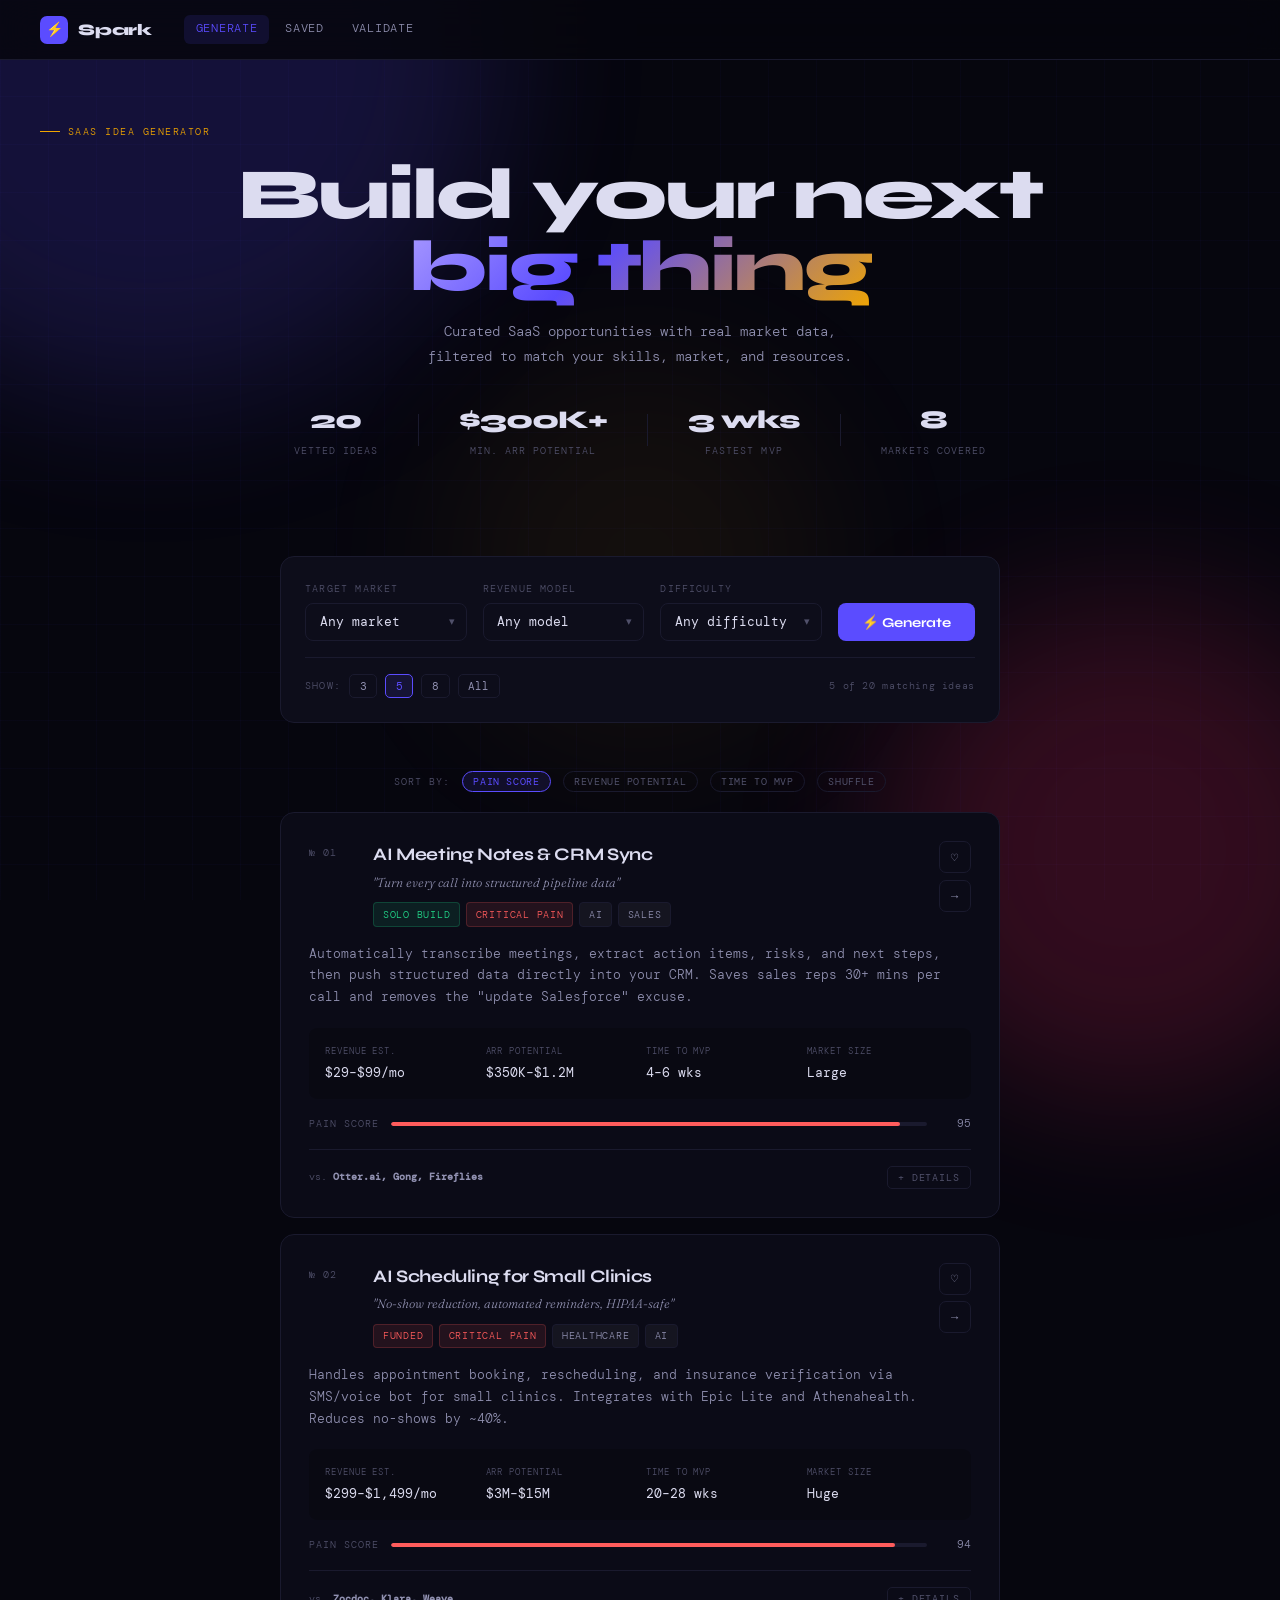
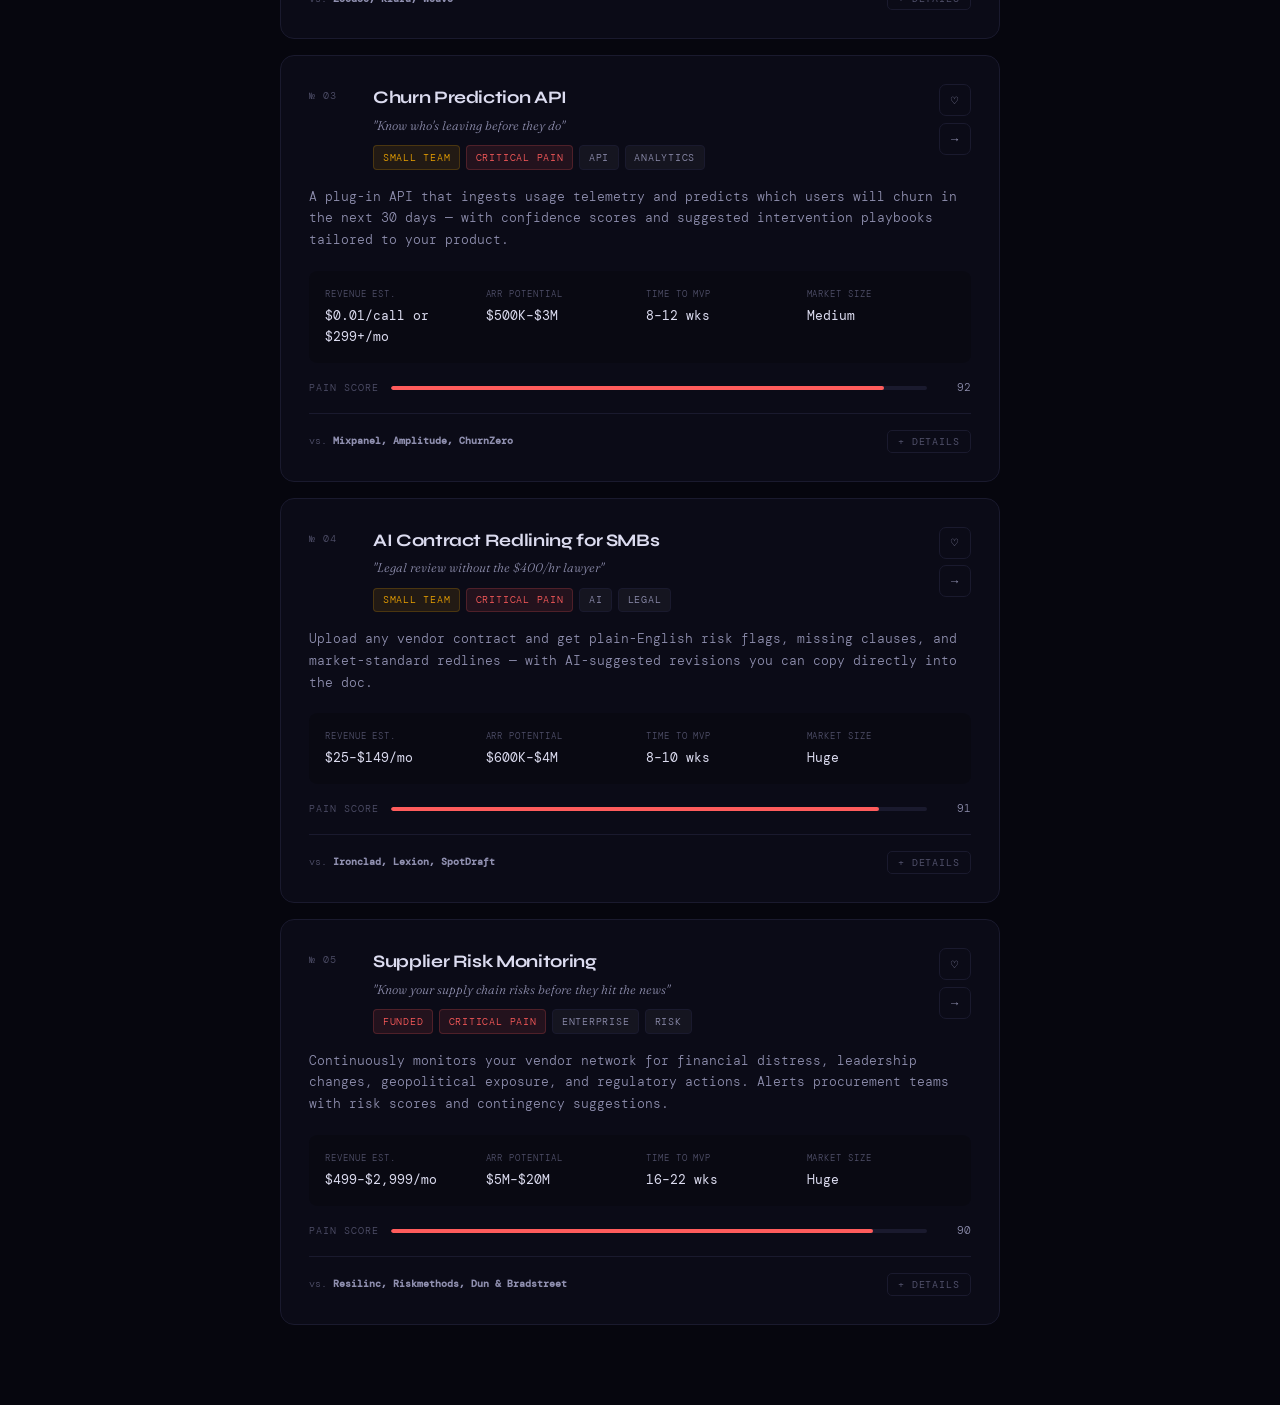
<file: index.html>
<!DOCTYPE html>
<html lang="en">
<head>
<meta charset="UTF-8">
<meta name="viewport" content="width=device-width, initial-scale=1.0">
<title>Spark — SaaS Idea Generator</title>
<link rel="stylesheet" href="styles.css">
<style>
/* ── Page-specific styles ── */
.hero {
  padding: 4rem 2.5rem 3rem;
  text-align: center;
  position: relative;
}

.hero h1 {
  font-size: clamp(2.8rem, 6vw, 4.5rem);
  font-weight: 800;
  line-height: 1.0;
  margin: 1.2rem 0 1rem;
  color: var(--text);
}

.hero h1 em {
  font-style: normal;
  background: linear-gradient(135deg, #a99aff 0%, #5b4cff 40%, #f0a500 100%);
  -webkit-background-clip: text;
  -webkit-text-fill-color: transparent;
  background-clip: text;
}

.hero-sub {
  font-size: 0.9rem;
  color: var(--text-2);
  max-width: 460px;
  margin: 0 auto 2rem;
  line-height: 1.7;
}

.stats-row {
  display: flex;
  align-items: center;
  justify-content: center;
  gap: 2.5rem;
  margin-bottom: 3rem;
  flex-wrap: wrap;
}

.stat { text-align: center; }
.stat-val {
  font-family: 'Syne', sans-serif;
  font-size: 1.6rem;
  font-weight: 800;
  color: var(--text);
  letter-spacing: -0.04em;
}
.stat-label {
  font-size: 0.65rem;
  letter-spacing: 0.1em;
  text-transform: uppercase;
  color: var(--text-3);
  margin-top: 2px;
}
.stat-divider { width: 1px; height: 32px; background: var(--border); }

/* Controls panel */
.controls-panel {
  max-width: 800px;
  margin: 0 auto 3rem;
  padding: 0 2.5rem;
}

.controls-card {
  background: var(--surface);
  border: 1px solid var(--border);
  border-radius: var(--radius);
  padding: 1.5rem;
}

.filter-grid {
  display: grid;
  grid-template-columns: 1fr 1fr 1fr auto;
  gap: 1rem;
  align-items: end;
}

.filter-group { display: flex; flex-direction: column; }

.gen-btn {
  display: flex;
  align-items: center;
  justify-content: center;
  gap: 0.6rem;
  background: var(--accent);
  color: white;
  border: none;
  border-radius: var(--radius-sm);
  padding: 0.6rem 1.5rem;
  font-family: 'Syne', sans-serif;
  font-weight: 700;
  font-size: 0.85rem;
  cursor: pointer;
  white-space: nowrap;
  transition: all 0.18s;
  height: 38px;
}

.gen-btn:hover:not(:disabled) {
  background: #6d5fff;
  box-shadow: 0 6px 24px rgba(91,76,255,0.35);
  transform: translateY(-1px);
}
.gen-btn:disabled { opacity: 0.6; cursor: not-allowed; }

/* Count selector */
.count-row {
  display: flex;
  align-items: center;
  gap: 0.5rem;
  margin-top: 1rem;
  padding-top: 1rem;
  border-top: 1px solid var(--border);
  flex-wrap: wrap;
}

.count-row label { margin: 0; }

.count-btn {
  background: none;
  border: 1px solid var(--border);
  color: var(--text-2);
  border-radius: 5px;
  padding: 0.25rem 0.6rem;
  font-family: 'DM Mono', monospace;
  font-size: 0.7rem;
  cursor: pointer;
  transition: all 0.15s;
}
.count-btn.active, .count-btn:hover {
  border-color: var(--accent);
  color: var(--accent);
  background: var(--accent-lo);
}

.count-spacer { flex: 1; }

/* Sort */
.sort-row {
  max-width: 800px;
  margin: 0 auto 1.25rem;
  padding: 0 2.5rem;
  display: flex;
  align-items: center;
  gap: 0.75rem;
  flex-wrap: wrap;
}
.sort-label { font-size: 0.62rem; letter-spacing: 0.1em; text-transform: uppercase; color: var(--text-3); }

.sort-chip {
  background: none;
  border: 1px solid var(--border);
  color: var(--text-3);
  border-radius: 20px;
  padding: 0.2rem 0.65rem;
  font-family: 'DM Mono', monospace;
  font-size: 0.62rem;
  letter-spacing: 0.06em;
  cursor: pointer;
  transition: all 0.15s;
  text-transform: uppercase;
}
.sort-chip:hover { border-color: var(--border-hi); color: var(--text-2); }
.sort-chip.active { border-color: var(--accent); color: var(--accent); background: var(--accent-lo); }

/* Ideas container */
.ideas-section {
  max-width: 800px;
  margin: 0 auto;
  padding: 0 2.5rem 4rem;
}

/* Idea card */
.idea-card {
  background: var(--card);
  border: 1px solid var(--border);
  border-radius: var(--radius);
  padding: 1.75rem;
  margin-bottom: 1rem;
  opacity: 0;
  transform: translateY(18px);
  animation: fadeUp 0.45s ease both;
  transition: border-color 0.2s, box-shadow 0.2s;
  position: relative;
  overflow: hidden;
}

.idea-card::before {
  content: '';
  position: absolute;
  top: 0; left: 0; right: 0;
  height: 2px;
  background: linear-gradient(90deg, var(--accent), transparent);
  opacity: 0;
  transition: opacity 0.2s;
}

.idea-card:hover { border-color: rgba(91,76,255,0.35); }
.idea-card:hover::before { opacity: 1; }

.idea-top {
  display: flex;
  gap: 1rem;
  align-items: flex-start;
  margin-bottom: 1rem;
}

.idea-num {
  font-size: 0.6rem;
  letter-spacing: 0.12em;
  text-transform: uppercase;
  color: var(--text-3);
  white-space: nowrap;
  padding-top: 4px;
  min-width: 3rem;
  flex-shrink: 0;
}

.idea-main { flex: 1; min-width: 0; }

.idea-title {
  font-family: 'Syne', sans-serif;
  font-size: 1.1rem;
  font-weight: 700;
  letter-spacing: -0.02em;
  color: var(--text);
  margin-bottom: 0.2rem;
}

.idea-tagline {
  font-size: 0.78rem;
  color: var(--text-2);
  font-style: italic;
  font-family: 'Fraunces', serif;
  margin-bottom: 0.6rem;
}

.idea-tags { display: flex; gap: 0.35rem; flex-wrap: wrap; }

.idea-actions {
  display: flex;
  flex-direction: column;
  gap: 0.4rem;
  flex-shrink: 0;
}

.idea-desc {
  font-size: 0.8rem;
  color: var(--text-2);
  line-height: 1.7;
  margin-bottom: 1.25rem;
}

.idea-metrics {
  display: grid;
  grid-template-columns: repeat(4, 1fr);
  gap: 0.75rem;
  padding: 1rem;
  background: rgba(0,0,0,0.2);
  border-radius: 8px;
  margin-bottom: 1rem;
}

.metric { display: flex; flex-direction: column; gap: 0.2rem; }
.metric-label { font-size: 0.58rem; letter-spacing: 0.1em; text-transform: uppercase; color: var(--text-3); }
.metric-val { font-size: 0.82rem; font-weight: 400; color: var(--text); font-family: 'DM Mono', monospace; }

.pain-row {
  display: flex;
  align-items: center;
  gap: 0.75rem;
  margin-bottom: 1rem;
}

.pain-label-txt { font-size: 0.62rem; letter-spacing: 0.1em; text-transform: uppercase; color: var(--text-3); white-space: nowrap; }
.pain-bar { flex: 1; }

.idea-footer {
  display: flex;
  align-items: center;
  gap: 0.5rem;
  padding-top: 1rem;
  border-top: 1px solid var(--border);
  flex-wrap: wrap;
}

.competitors-txt { font-size: 0.65rem; color: var(--text-3); }
.competitors-txt strong { color: var(--text-2); }

.expand-btn {
  margin-left: auto;
  background: none;
  border: 1px solid var(--border);
  color: var(--text-3);
  border-radius: 5px;
  padding: 0.25rem 0.65rem;
  font-size: 0.65rem;
  letter-spacing: 0.08em;
  text-transform: uppercase;
  cursor: pointer;
  font-family: 'DM Mono', monospace;
  transition: all 0.15s;
}
.expand-btn:hover { border-color: var(--border-hi); color: var(--text-2); }

.idea-detail {
  display: none;
  padding-top: 1rem;
  border-top: 1px solid var(--border);
  margin-top: 1rem;
}

.idea-detail.open { display: block; }

.detail-grid {
  display: grid;
  grid-template-columns: 1fr 1fr;
  gap: 1rem;
}

.detail-block label { margin-bottom: 0.4rem; }
.tech-list {
  display: flex;
  flex-wrap: wrap;
  gap: 0.35rem;
}

.validate-link {
  display: inline-flex;
  align-items: center;
  gap: 0.4rem;
  font-size: 0.65rem;
  letter-spacing: 0.08em;
  text-transform: uppercase;
  color: var(--amber);
  text-decoration: none;
  margin-top: 0.75rem;
  border: 1px solid rgba(240,165,0,0.25);
  padding: 0.3rem 0.7rem;
  border-radius: 5px;
  transition: all 0.15s;
}
.validate-link:hover { background: var(--amber-lo); }

/* Loading animation */
.loading-wave {
  display: flex;
  gap: 4px;
  align-items: center;
}
.loading-wave span {
  display: block;
  width: 5px; height: 5px;
  border-radius: 50%;
  background: currentColor;
  animation: wave 0.9s ease-in-out infinite;
}
.loading-wave span:nth-child(2) { animation-delay: 0.15s; }
.loading-wave span:nth-child(3) { animation-delay: 0.3s; }

@keyframes wave {
  0%, 100% { transform: scaleY(1); opacity: 0.4; }
  50% { transform: scaleY(1.7); opacity: 1; }
}

/* Responsive */
@media (max-width: 680px) {
  .filter-grid { grid-template-columns: 1fr 1fr; }
  .gen-btn { grid-column: 1 / -1; }
  .idea-metrics { grid-template-columns: 1fr 1fr; }
  .detail-grid { grid-template-columns: 1fr; }
  .idea-top { flex-direction: column; gap: 0.75rem; }
  .idea-actions { flex-direction: row; }
}
</style>
</head>
<body>

<!-- Background -->
<div class="bg-grid"></div>
<div class="bg-orb bg-orb-1"></div>
<div class="bg-orb bg-orb-2"></div>
<div class="bg-orb bg-orb-3"></div>

<div class="app-wrapper">
  <!-- Nav -->
  <nav>
    <a href="index.html" class="nav-brand">
      <div class="brand-icon">⚡</div>
      <span class="brand-name">Spark</span>
    </a>
    <div class="nav-links">
      <a href="index.html" class="nav-link active">
        <span>Generate</span>
      </a>
      <a href="saved.html" class="nav-link">
        <span>Saved</span>
        <span class="nav-badge" id="saved-badge" style="display:none">0</span>
      </a>
      <a href="validate.html" class="nav-link">
        <span>Validate</span>
      </a>
    </div>
  </nav>

  <!-- Hero -->
  <div class="hero">
    <p class="eyebrow">SaaS Idea Generator</p>
    <h1>Build your next<br><em>big thing</em></h1>
    <p class="hero-sub">Curated SaaS opportunities with real market data, filtered to match your skills, market, and resources.</p>

    <div class="stats-row">
      <div class="stat">
        <div class="stat-val">20</div>
        <div class="stat-label">Vetted Ideas</div>
      </div>
      <div class="stat-divider"></div>
      <div class="stat">
        <div class="stat-val">$300K+</div>
        <div class="stat-label">Min. ARR Potential</div>
      </div>
      <div class="stat-divider"></div>
      <div class="stat">
        <div class="stat-val">3 wks</div>
        <div class="stat-label">Fastest MVP</div>
      </div>
      <div class="stat-divider"></div>
      <div class="stat">
        <div class="stat-val">8</div>
        <div class="stat-label">Markets Covered</div>
      </div>
    </div>
  </div>

  <!-- Controls -->
  <div class="controls-panel">
    <div class="controls-card">
      <div class="filter-grid">
        <div class="filter-group">
          <label>Target Market</label>
          <div class="select-wrap">
            <select id="f-market">
              <option value="any">Any market</option>
              <option value="smb">Small Business</option>
              <option value="enterprise">Enterprise</option>
              <option value="consumer">Consumer / B2C</option>
              <option value="developer">Developers</option>
              <option value="creators">Creators & Freelancers</option>
              <option value="healthcare">Healthcare</option>
              <option value="finance">Finance</option>
              <option value="ecommerce">E-commerce</option>
            </select>
          </div>
        </div>
        <div class="filter-group">
          <label>Revenue Model</label>
          <div class="select-wrap">
            <select id="f-model">
              <option value="any">Any model</option>
              <option value="subscription">Subscription</option>
              <option value="usage">Usage-based</option>
              <option value="freemium">Freemium</option>
              <option value="api">API / Pay-per-call</option>
              <option value="lifetime">Lifetime deal</option>
            </select>
          </div>
        </div>
        <div class="filter-group">
          <label>Difficulty</label>
          <div class="select-wrap">
            <select id="f-diff">
              <option value="any">Any difficulty</option>
              <option value="easy">Easy — Solo build</option>
              <option value="medium">Medium — Small team</option>
              <option value="hard">Hard — Funded startup</option>
            </select>
          </div>
        </div>
        <button class="gen-btn" id="gen-btn" onclick="generate()">
          <span id="btn-label">⚡ Generate</span>
        </button>
      </div>

      <!-- Count & options row -->
      <div class="count-row">
        <label style="white-space:nowrap;">Show:</label>
        <button class="count-btn" onclick="setCount(3)" data-count="3">3</button>
        <button class="count-btn active" onclick="setCount(5)" data-count="5">5</button>
        <button class="count-btn" onclick="setCount(8)" data-count="8">8</button>
        <button class="count-btn" onclick="setCount(0)" data-count="0">All</button>
        <div class="count-spacer"></div>
        <span id="result-count" style="font-size:0.65rem;color:var(--text-3);letter-spacing:0.06em;"></span>
      </div>
    </div>
  </div>

  <!-- Sort row -->
  <div class="sort-row" id="sort-row" style="display:none;">
    <span class="sort-label">Sort by:</span>
    <button class="sort-chip active" onclick="setSort('pain')" data-sort="pain">Pain Score</button>
    <button class="sort-chip" onclick="setSort('revenue')" data-sort="revenue">Revenue Potential</button>
    <button class="sort-chip" onclick="setSort('mvp')" data-sort="mvp">Time to MVP</button>
    <button class="sort-chip" onclick="setSort('random')" data-sort="random">Shuffle</button>
  </div>

  <!-- Ideas -->
  <div class="ideas-section" id="ideas-section"></div>
</div>

<script src="app.js"></script>
<script>
let currentIdeas = [];
let showCount = 5;
let currentSort = 'pain';

function setCount(n) {
  showCount = n;
  document.querySelectorAll('.count-btn').forEach(b => {
    b.classList.toggle('active', +b.dataset.count === n);
  });
  if (currentIdeas.length) renderIdeas(sortIdeas(currentIdeas));
}

function setSort(s) {
  currentSort = s;
  document.querySelectorAll('.sort-chip').forEach(b => {
    b.classList.toggle('active', b.dataset.sort === s);
  });
  if (currentIdeas.length) renderIdeas(sortIdeas(currentIdeas));
}

function sortIdeas(ideas) {
  const sorted = [...ideas];
  if (currentSort === 'pain') sorted.sort((a,b) => b.painScore - a.painScore);
  else if (currentSort === 'revenue') sorted.sort((a,b) => parseInt(b.arr) - parseInt(a.arr));
  else if (currentSort === 'mvp') sorted.sort((a,b) => a.mvpWeeks[0] - b.mvpWeeks[0]);
  else shuffle(sorted);
  return showCount ? sorted.slice(0, showCount) : sorted;
}

function generate() {
  const market = document.getElementById('f-market').value;
  const model  = document.getElementById('f-model').value;
  const diff   = document.getElementById('f-diff').value;

  const filtered = IDEAS.filter(idea => {
    const mOk  = market === 'any' || idea.market.includes(market);
    const modOk = model === 'any' || idea.models.includes(model);
    const dOk  = diff === 'any' || idea.difficulty === diff;
    return mOk && modOk && dOk;
  });

  const shuffled = shuffle(filtered);
  currentIdeas = shuffled;

  // Button loading state
  const btn = document.getElementById('gen-btn');
  const lbl = document.getElementById('btn-label');
  btn.disabled = true;
  lbl.innerHTML = '<div class="loading-wave"><span></span><span></span><span></span></div>';

  setTimeout(() => {
    btn.disabled = false;
    lbl.textContent = '⚡ Generate';
    const toShow = sortIdeas(shuffled);
    const total = document.getElementById('result-count');
    total.textContent = `${toShow.length} of ${filtered.length} matching ideas`;
    document.getElementById('sort-row').style.display = 'flex';
    renderIdeas(toShow);
  }, 800);
}

function renderIdeas(ideas) {
  const section = document.getElementById('ideas-section');
  if (!ideas.length) {
    section.innerHTML = `
      <div class="empty-state">
        <div class="empty-icon">🔭</div>
        <h3>No matches found</h3>
        <p>Try loosening your filters — some great ideas span multiple categories.</p>
      </div>`;
    return;
  }
  section.innerHTML = ideas.map((idea, i) => cardHTML(idea, i)).join('');
}

function cardHTML(idea, i) {
  const diff = getDiffTag(idea.difficulty);
  const pain = getPainLabel(idea.painScore);
  const saved = Saved.isSaved(idea.id);

  return `
  <div class="idea-card" id="card-${idea.id}" style="animation-delay:${i * 0.07}s">
    <div class="idea-top">
      <div class="idea-num">№ ${String(i+1).padStart(2,'0')}</div>
      <div class="idea-main">
        <div class="idea-title">${idea.title}</div>
        <div class="idea-tagline">"${idea.tagline}"</div>
        <div class="idea-tags">
          <span class="tag ${diff.cls}">${diff.label}</span>
          <span class="tag ${pain.cls}">${pain.label}</span>
          ${idea.tags.slice(0,2).map(t => `<span class="tag tag-gray">${t}</span>`).join('')}
        </div>
      </div>
      <div class="idea-actions">
        <button class="btn btn-ghost btn-sm btn-icon" title="${saved ? 'Saved' : 'Save idea'}" id="save-btn-${idea.id}"
          onclick="toggleSave('${idea.id}')" style="${saved ? 'border-color:var(--green);color:var(--green)' : ''}">
          ${saved ? '♥' : '♡'}
        </button>
        <button class="btn btn-ghost btn-sm btn-icon" title="Validate this idea"
          onclick="location.href='validate.html?id=${idea.id}'" style="font-size:0.75rem">→</button>
      </div>
    </div>

    <p class="idea-desc">${idea.desc}</p>

    <div class="idea-metrics">
      <div class="metric">
        <span class="metric-label">Revenue Est.</span>
        <span class="metric-val">${idea.revenueRange}</span>
      </div>
      <div class="metric">
        <span class="metric-label">ARR Potential</span>
        <span class="metric-val">${idea.arr}</span>
      </div>
      <div class="metric">
        <span class="metric-label">Time to MVP</span>
        <span class="metric-val">${idea.mvpWeeks[0]}–${idea.mvpWeeks[1]} wks</span>
      </div>
      <div class="metric">
        <span class="metric-label">Market Size</span>
        <span class="metric-val">${idea.marketSize}</span>
      </div>
    </div>

    <div class="pain-row">
      <span class="pain-label-txt">Pain Score</span>
      <div class="pain-bar">
        <div class="meter-track">
          <div class="meter-fill ${idea.painScore >= 90 ? 'meter-red' : idea.painScore >= 80 ? 'meter-amber' : 'meter-accent'}"
               style="width:${idea.painScore}%"></div>
        </div>
      </div>
      <span style="font-size:0.7rem;color:var(--text-2);min-width:2rem;text-align:right;">${idea.painScore}</span>
    </div>

    <div class="idea-footer">
      <span class="competitors-txt">vs. <strong>${idea.competitors.join(', ')}</strong></span>
      <button class="expand-btn" onclick="toggleDetail('${idea.id}', this)">+ Details</button>
    </div>

    <div class="idea-detail" id="detail-${idea.id}">
      <div class="detail-grid">
        <div class="detail-block">
          <label>Competitive Edge</label>
          <p style="font-size:0.78rem;color:var(--text-2);line-height:1.6">${idea.edge}</p>
        </div>
        <div class="detail-block">
          <label>Tech Stack</label>
          <div class="tech-list">
            ${idea.techStack.map(t => `<span class="tag tag-purple">${t}</span>`).join('')}
          </div>
          <a href="validate.html?id=${idea.id}" class="validate-link">
            Run full validation →
          </a>
        </div>
      </div>
    </div>
  </div>`;
}

function toggleDetail(id, btn) {
  const detail = document.getElementById('detail-' + id);
  const open = detail.classList.toggle('open');
  btn.textContent = open ? '− Details' : '+ Details';
}

function toggleSave(id) {
  const idea = getIdea(id);
  if (!idea) return;
  const btn = document.getElementById('save-btn-' + id);
  if (Saved.isSaved(id)) {
    Saved.remove(id);
    btn.textContent = '♡';
    btn.style.cssText = '';
    showToast('Removed from saved ideas', '✕');
  } else {
    Saved.save(idea);
    btn.textContent = '♥';
    btn.style.cssText = 'border-color:var(--green);color:var(--green)';
    showToast('Saved! View in Saved Ideas →', '♥');
  }
}

// Auto-generate on load
window.addEventListener('DOMContentLoaded', () => {
  generate();
});
</script>
</body>
</html>
</file>
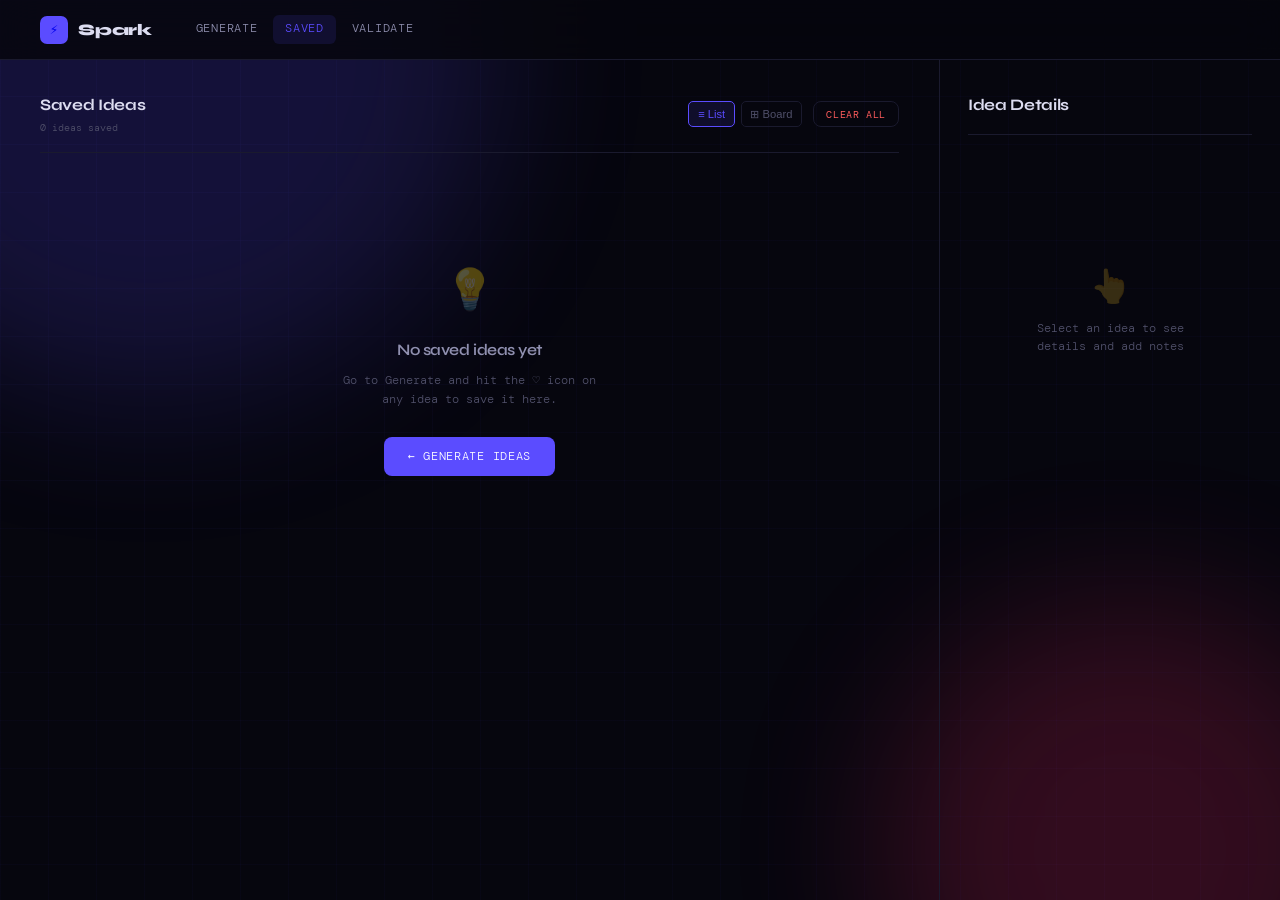
<file: saved.html>
<!DOCTYPE html>
<html lang="en">
<head>
<meta charset="UTF-8">
<meta name="viewport" content="width=device-width, initial-scale=1.0">
<title>Spark — Saved Ideas</title>
<link rel="stylesheet" href="styles.css">
<style>
/* ── Saved page styles ── */
.page-layout {
  display: grid;
  grid-template-columns: 1fr 340px;
  gap: 0;
  min-height: calc(100vh - 60px);
}

.ideas-col {
  border-right: 1px solid var(--border);
  padding: 2rem 2.5rem;
  overflow-y: auto;
}

.sidebar-col {
  padding: 2rem 1.75rem;
  position: sticky;
  top: 60px;
  max-height: calc(100vh - 60px);
  overflow-y: auto;
}

/* Column headers */
.col-header {
  display: flex;
  align-items: center;
  justify-content: space-between;
  margin-bottom: 1.5rem;
  padding-bottom: 1rem;
  border-bottom: 1px solid var(--border);
}

.col-title {
  font-family: 'Syne', sans-serif;
  font-size: 1rem;
  font-weight: 700;
  letter-spacing: -0.02em;
}

/* Saved card */
.saved-card {
  background: var(--card);
  border: 1px solid var(--border);
  border-radius: var(--radius);
  padding: 1.5rem;
  margin-bottom: 1rem;
  cursor: pointer;
  transition: border-color 0.18s, box-shadow 0.18s;
  animation: fadeUp 0.35s ease both;
  position: relative;
}

.saved-card:hover { border-color: rgba(91,76,255,0.3); }
.saved-card.selected {
  border-color: var(--accent);
  box-shadow: 0 0 0 1px var(--accent), 0 4px 24px rgba(91,76,255,0.15);
}

.saved-card-header {
  display: flex;
  align-items: flex-start;
  justify-content: space-between;
  gap: 0.75rem;
  margin-bottom: 0.65rem;
}

.saved-card-title {
  font-family: 'Syne', sans-serif;
  font-size: 0.95rem;
  font-weight: 700;
  letter-spacing: -0.02em;
  line-height: 1.2;
}

.saved-card-meta {
  font-size: 0.65rem;
  color: var(--text-3);
  margin-top: 0.2rem;
}

.delete-btn {
  background: none;
  border: none;
  color: var(--text-3);
  cursor: pointer;
  font-size: 1rem;
  padding: 0.1rem;
  line-height: 1;
  transition: color 0.15s;
  flex-shrink: 0;
}
.delete-btn:hover { color: var(--red); }

.saved-card-tags { display: flex; gap: 0.35rem; flex-wrap: wrap; margin-bottom: 0.75rem; }

.saved-score-row {
  display: flex;
  align-items: center;
  gap: 0.6rem;
}

.score-stars {
  display: flex;
  gap: 2px;
}

.star {
  font-size: 0.8rem;
  cursor: pointer;
  color: var(--text-3);
  transition: color 0.1s;
}
.star.filled { color: var(--amber); }
.star:hover { color: var(--amber); }

.score-label {
  font-size: 0.62rem;
  color: var(--text-3);
  letter-spacing: 0.06em;
}

.notes-preview {
  font-size: 0.72rem;
  color: var(--text-3);
  font-style: italic;
  margin-top: 0.5rem;
  white-space: nowrap;
  overflow: hidden;
  text-overflow: ellipsis;
}

/* Sidebar detail panel */
.detail-panel {
  display: none;
}
.detail-panel.visible { display: block; }

.detail-title {
  font-family: 'Syne', sans-serif;
  font-size: 1.1rem;
  font-weight: 700;
  letter-spacing: -0.02em;
  margin-bottom: 0.3rem;
}

.detail-tagline {
  font-family: 'Fraunces', serif;
  font-style: italic;
  font-size: 0.82rem;
  color: var(--text-2);
  margin-bottom: 1rem;
}

.detail-desc {
  font-size: 0.78rem;
  color: var(--text-2);
  line-height: 1.7;
  margin-bottom: 1.25rem;
}

.detail-section { margin-bottom: 1.25rem; }
.detail-section label { margin-bottom: 0.5rem; }

.notes-area {
  width: 100%;
  min-height: 100px;
  background: var(--surface);
  border: 1px solid var(--border);
  color: var(--text);
  border-radius: var(--radius-sm);
  padding: 0.75rem;
  font-family: 'DM Mono', monospace;
  font-size: 0.75rem;
  resize: vertical;
  outline: none;
  line-height: 1.65;
}
.notes-area:focus { border-color: var(--accent); box-shadow: 0 0 0 2px rgba(91,76,255,0.12); }

.save-note-btn {
  margin-top: 0.5rem;
  width: 100%;
}

.metrics-mini {
  display: grid;
  grid-template-columns: 1fr 1fr;
  gap: 0.5rem;
  margin-bottom: 1rem;
}

.metric-mini {
  background: rgba(0,0,0,0.2);
  border-radius: 7px;
  padding: 0.65rem;
}
.metric-mini .metric-label { font-size: 0.57rem; letter-spacing: 0.1em; text-transform: uppercase; color: var(--text-3); margin-bottom: 0.2rem; }
.metric-mini .metric-val { font-size: 0.78rem; color: var(--text); font-family: 'DM Mono', monospace; }

/* Summary section */
.summary-card {
  background: var(--surface);
  border: 1px solid var(--border);
  border-radius: var(--radius-sm);
  padding: 1rem;
  margin-bottom: 1.25rem;
}

.summary-row {
  display: flex;
  align-items: center;
  justify-content: space-between;
  padding: 0.35rem 0;
  font-size: 0.72rem;
}
.summary-row + .summary-row { border-top: 1px solid var(--border); }
.summary-key { color: var(--text-3); }
.summary-val { color: var(--text); font-weight: 400; }

/* Kanban view toggle */
.view-toggle { display: flex; gap: 0.35rem; }
.view-btn {
  background: none;
  border: 1px solid var(--border);
  color: var(--text-3);
  border-radius: 5px;
  padding: 0.25rem 0.55rem;
  font-size: 0.7rem;
  cursor: pointer;
  transition: all 0.15s;
}
.view-btn.active {
  border-color: var(--accent);
  color: var(--accent);
  background: var(--accent-lo);
}

/* Kanban */
.kanban-board {
  display: none;
  grid-template-columns: 1fr 1fr 1fr;
  gap: 1rem;
  margin-bottom: 2rem;
}
.kanban-board.visible { display: grid; }

.kanban-col {
  background: rgba(0,0,0,0.2);
  border: 1px solid var(--border);
  border-radius: var(--radius);
  padding: 1rem;
}

.kanban-col-header {
  font-size: 0.65rem;
  letter-spacing: 0.1em;
  text-transform: uppercase;
  color: var(--text-3);
  margin-bottom: 0.75rem;
  display: flex;
  align-items: center;
  justify-content: space-between;
}

.kanban-count {
  background: var(--border);
  color: var(--text-3);
  border-radius: 10px;
  padding: 1px 7px;
  font-size: 0.6rem;
}

.kanban-item {
  background: var(--card);
  border: 1px solid var(--border);
  border-radius: 8px;
  padding: 0.75rem;
  margin-bottom: 0.5rem;
  font-size: 0.75rem;
  cursor: pointer;
  transition: border-color 0.15s;
}
.kanban-item:hover { border-color: rgba(91,76,255,0.3); }
.kanban-item-title { font-family: 'Syne', sans-serif; font-weight: 700; font-size: 0.8rem; margin-bottom: 0.3rem; }
.kanban-item-sub { font-size: 0.62rem; color: var(--text-3); }

.no-selection {
  display: flex;
  flex-direction: column;
  align-items: center;
  justify-content: center;
  height: 300px;
  text-align: center;
  gap: 0.5rem;
}
.no-selection-icon { font-size: 2rem; opacity: 0.2; }
.no-selection p { font-size: 0.72rem; color: var(--text-3); max-width: 180px; }

/* Responsive */
@media (max-width: 900px) {
  .page-layout { grid-template-columns: 1fr; }
  .sidebar-col { border-top: 1px solid var(--border); position: static; max-height: none; }
  .ideas-col { border-right: none; }
  .kanban-board.visible { grid-template-columns: 1fr; }
}
</style>
</head>
<body>

<div class="bg-grid"></div>
<div class="bg-orb bg-orb-1"></div>
<div class="bg-orb bg-orb-2"></div>

<div class="app-wrapper">
  <nav>
    <a href="index.html" class="nav-brand">
      <div class="brand-icon">⚡</div>
      <span class="brand-name">Spark</span>
    </a>
    <div class="nav-links">
      <a href="index.html" class="nav-link"><span>Generate</span></a>
      <a href="saved.html" class="nav-link active">
        <span>Saved</span>
        <span class="nav-badge" id="saved-badge" style="display:none">0</span>
      </a>
      <a href="validate.html" class="nav-link"><span>Validate</span></a>
    </div>
  </nav>

  <div class="page-layout" id="page-layout">
    <!-- LEFT: Ideas list -->
    <div class="ideas-col" id="ideas-col">
      <div class="col-header">
        <div>
          <div class="col-title">Saved Ideas</div>
          <div style="font-size:0.65rem;color:var(--text-3);margin-top:2px;" id="count-label">0 ideas saved</div>
        </div>
        <div class="view-toggle">
          <button class="view-btn active" data-view="list" onclick="setView('list')">≡ List</button>
          <button class="view-btn" data-view="kanban" onclick="setView('kanban')">⊞ Board</button>
          <button class="btn btn-ghost btn-sm" onclick="clearAll()" style="margin-left:0.35rem;color:var(--red);">Clear all</button>
        </div>
      </div>

      <!-- Kanban board -->
      <div class="kanban-board" id="kanban-board">
        <div class="kanban-col">
          <div class="kanban-col-header">Exploring <span class="kanban-count" id="k-count-0">0</span></div>
          <div id="k-col-0"></div>
        </div>
        <div class="kanban-col">
          <div class="kanban-col-header">Validating <span class="kanban-count" id="k-count-1">0</span></div>
          <div id="k-col-1"></div>
        </div>
        <div class="kanban-col">
          <div class="kanban-col-header">Building <span class="kanban-count" id="k-count-2">0</span></div>
          <div id="k-col-2"></div>
        </div>
      </div>

      <!-- List view -->
      <div id="list-view"></div>
    </div>

    <!-- RIGHT: Sidebar -->
    <div class="sidebar-col">
      <div class="col-header">
        <div class="col-title">Idea Details</div>
      </div>

      <div class="no-selection" id="no-selection">
        <div class="no-selection-icon">👆</div>
        <p>Select an idea to see details and add notes</p>
      </div>

      <div class="detail-panel" id="detail-panel">
        <div class="detail-title" id="dp-title"></div>
        <div class="detail-tagline" id="dp-tagline"></div>

        <div class="metrics-mini" id="dp-metrics"></div>

        <div class="detail-desc" id="dp-desc"></div>

        <div class="detail-section">
          <label>Your Interest Rating</label>
          <div class="score-stars" id="dp-stars"></div>
        </div>

        <div class="detail-section">
          <label>Your Notes</label>
          <textarea class="notes-area" id="dp-notes" placeholder="Add your thoughts, market research, concerns, next steps..."></textarea>
          <button class="btn btn-primary save-note-btn" onclick="saveNote()">Save Note</button>
        </div>

        <div class="detail-section">
          <label>Stage</label>
          <div class="select-wrap">
            <select id="dp-stage" onchange="saveStage()">
              <option value="0">Exploring</option>
              <option value="1">Validating</option>
              <option value="2">Building</option>
            </select>
          </div>
        </div>

        <div style="display:flex;gap:0.5rem;">
          <a id="dp-validate-link" href="#" class="btn btn-ghost" style="flex:1;text-align:center;text-decoration:none;font-size:0.65rem;letter-spacing:0.08em;text-transform:uppercase;">
            → Validate
          </a>
          <button class="btn btn-ghost btn-sm" style="color:var(--red);" onclick="removeSelected()">Remove</button>
        </div>
      </div>
    </div>
  </div>
</div>

<script src="app.js"></script>
<script>
let selectedId = null;
let currentView = 'list';

function setView(v) {
  currentView = v;
  document.querySelectorAll('.view-btn').forEach(b => b.classList.toggle('active', b.dataset.view === v));
  document.getElementById('kanban-board').classList.toggle('visible', v === 'kanban');
  document.getElementById('list-view').style.display = v === 'list' ? '' : 'none';
}

function render() {
  const saved = Saved.getAll();
  const countLabel = document.getElementById('count-label');
  countLabel.textContent = `${saved.length} idea${saved.length !== 1 ? 's' : ''} saved`;

  const listEl = document.getElementById('list-view');

  if (!saved.length) {
    listEl.innerHTML = `
      <div class="empty-state">
        <div class="empty-icon">💡</div>
        <h3>No saved ideas yet</h3>
        <p>Go to Generate and hit the ♡ icon on any idea to save it here.</p>
        <a href="index.html" class="btn btn-primary" style="margin-top:1rem;text-decoration:none;">← Generate Ideas</a>
      </div>`;
    // Clear kanban
    ['0','1','2'].forEach(i => { document.getElementById('k-col-' + i).innerHTML = ''; document.getElementById('k-count-' + i).textContent = '0'; });
    return;
  }

  // Build kanban
  const stages = { '0': [], '1': [], '2': [] };

  listEl.innerHTML = saved.map((s, idx) => {
    const idea = getIdea(s.id);
    if (!idea) return '';
    const diff = getDiffTag(idea.difficulty);
    const stageLabel = s.stage != null ? s.stage : 0;
    stages[String(stageLabel)].push({ idea, s });

    return `
    <div class="saved-card ${selectedId === s.id ? 'selected' : ''}" id="sc-${s.id}" onclick="selectIdea('${s.id}')" style="animation-delay:${idx*0.05}s">
      <div class="saved-card-header">
        <div>
          <div class="saved-card-title">${idea.title}</div>
          <div class="saved-card-meta">Saved ${timeSince(s.savedAt)}</div>
        </div>
        <button class="delete-btn" title="Remove" onclick="event.stopPropagation();removeIdea('${s.id}')">×</button>
      </div>
      <div class="saved-card-tags">
        <span class="tag ${diff.cls}">${diff.label}</span>
        <span class="tag tag-gray">${idea.revenueRange}</span>
        <span class="tag tag-gray">${['Exploring','Validating','Building'][stageLabel]}</span>
      </div>
      <div class="saved-score-row">
        <div class="score-stars" id="stars-${s.id}">${starsHTML(s.id, s.score || 0)}</div>
        <span class="score-label">Interest</span>
      </div>
      ${s.notes ? `<div class="notes-preview">"${s.notes.slice(0, 60)}${s.notes.length > 60 ? '…' : ''}"</div>` : ''}
    </div>`;
  }).join('');

  // Kanban
  ['0','1','2'].forEach(k => {
    const col = stages[k];
    document.getElementById('k-count-' + k).textContent = col.length;
    document.getElementById('k-col-' + k).innerHTML = col.map(({ idea, s }) => `
      <div class="kanban-item" onclick="selectIdea('${s.id}')">
        <div class="kanban-item-title">${idea.title}</div>
        <div class="kanban-item-sub">${idea.revenueRange} · ${idea.mvpWeeks[0]}–${idea.mvpWeeks[1]}w</div>
      </div>`).join('');
  });

  // Re-select if needed
  if (selectedId) populateSidebar(selectedId);
}

function starsHTML(id, score) {
  return [1,2,3,4,5].map(n =>
    `<span class="star ${score >= n ? 'filled' : ''}" onclick="rateStar('${id}',${n});event.stopPropagation();">★</span>`
  ).join('');
}

function rateStar(id, score) {
  Saved.update(id, { score });
  // Update inline stars
  const el = document.getElementById('stars-' + id);
  if (el) el.innerHTML = starsHTML(id, score);
  if (selectedId === id) {
    const dp = document.getElementById('dp-stars');
    if (dp) dp.innerHTML = starsHTML(id, score);
  }
}

function selectIdea(id) {
  selectedId = id;
  document.querySelectorAll('.saved-card').forEach(c => c.classList.remove('selected'));
  const card = document.getElementById('sc-' + id);
  if (card) card.classList.add('selected');
  populateSidebar(id);
}

function populateSidebar(id) {
  const idea = getIdea(id);
  const saved = Saved.getAll().find(s => s.id === id);
  if (!idea || !saved) return;

  document.getElementById('no-selection').style.display = 'none';
  const panel = document.getElementById('detail-panel');
  panel.classList.add('visible');

  document.getElementById('dp-title').textContent = idea.title;
  document.getElementById('dp-tagline').textContent = `"${idea.tagline}"`;
  document.getElementById('dp-desc').textContent = idea.desc;
  document.getElementById('dp-validate-link').href = `validate.html?id=${id}`;
  document.getElementById('dp-notes').value = saved.notes || '';
  document.getElementById('dp-stage').value = String(saved.stage != null ? saved.stage : 0);
  document.getElementById('dp-stars').innerHTML = starsHTML(id, saved.score || 0);

  document.getElementById('dp-metrics').innerHTML = `
    <div class="metric-mini"><div class="metric-label">Revenue</div><div class="metric-val">${idea.revenueRange}</div></div>
    <div class="metric-mini"><div class="metric-label">ARR Potential</div><div class="metric-val">${idea.arr}</div></div>
    <div class="metric-mini"><div class="metric-label">MVP Time</div><div class="metric-val">${idea.mvpWeeks[0]}–${idea.mvpWeeks[1]}w</div></div>
    <div class="metric-mini"><div class="metric-label">Difficulty</div><div class="metric-val">${idea.difficulty}</div></div>
  `;
}

function saveNote() {
  if (!selectedId) return;
  const notes = document.getElementById('dp-notes').value;
  Saved.update(selectedId, { notes });
  render();
  showToast('Notes saved', '📝');
}

function saveStage() {
  if (!selectedId) return;
  const stage = +document.getElementById('dp-stage').value;
  Saved.update(selectedId, { stage });
  render();
}

function removeIdea(id) {
  Saved.remove(id);
  if (selectedId === id) {
    selectedId = null;
    document.getElementById('detail-panel').classList.remove('visible');
    document.getElementById('no-selection').style.display = '';
  }
  render();
  showToast('Idea removed', '✕');
}

function removeSelected() {
  if (selectedId) removeIdea(selectedId);
}

function clearAll() {
  if (!confirm('Remove all saved ideas?')) return;
  Saved.getAll().forEach(s => Saved.remove(s.id));
  selectedId = null;
  document.getElementById('detail-panel').classList.remove('visible');
  document.getElementById('no-selection').style.display = '';
  render();
  showToast('All ideas cleared', '🗑');
}

function timeSince(ts) {
  const sec = Math.floor((Date.now() - ts) / 1000);
  if (sec < 60) return 'just now';
  if (sec < 3600) return Math.floor(sec/60) + 'm ago';
  if (sec < 86400) return Math.floor(sec/3600) + 'h ago';
  return Math.floor(sec/86400) + 'd ago';
}

render();
</script>
</body>
</html>
</file>
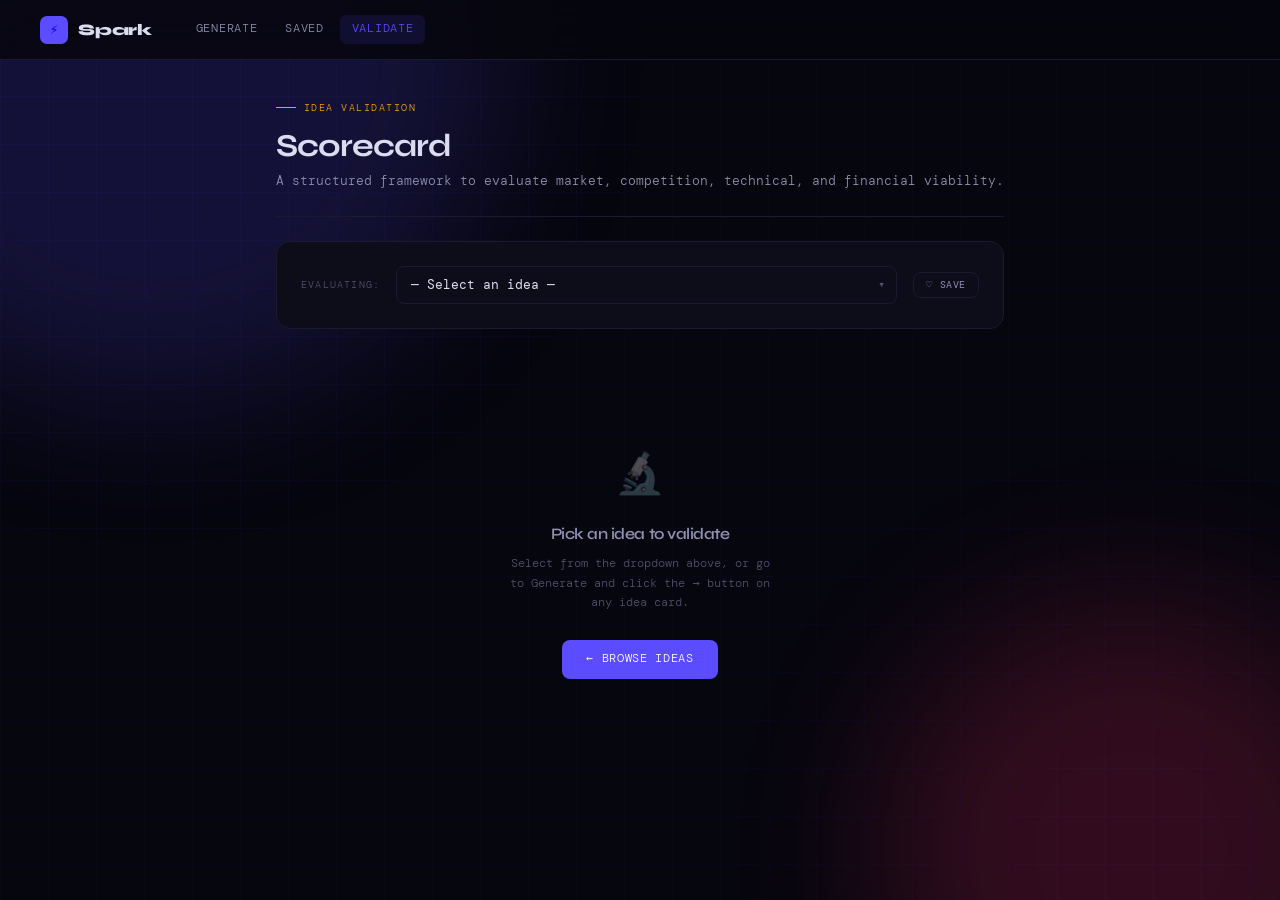
<file: validate.html>
<!DOCTYPE html>
<html lang="en">
<head>
<meta charset="UTF-8">
<meta name="viewport" content="width=device-width, initial-scale=1.0">
<title>Spark — Validate Idea</title>
<link rel="stylesheet" href="styles.css">
<style>
/* ── Validate page ── */
.validate-layout {
  max-width: 900px;
  margin: 0 auto;
  padding: 2.5rem 2rem 5rem;
}

/* Idea picker */
.picker-card {
  background: var(--surface);
  border: 1px solid var(--border);
  border-radius: var(--radius);
  padding: 1.5rem;
  margin-bottom: 2rem;
  display: flex;
  align-items: center;
  gap: 1rem;
}

.picker-card .select-wrap { flex: 1; }

/* Scorecard header */
.score-header {
  background: var(--card);
  border: 1px solid var(--border);
  border-radius: var(--radius);
  padding: 2rem;
  margin-bottom: 1.5rem;
  display: grid;
  grid-template-columns: 1fr auto;
  gap: 1.5rem;
  align-items: start;
}

.score-main h2 {
  font-size: 1.6rem;
  font-weight: 800;
  letter-spacing: -0.03em;
  margin-bottom: 0.3rem;
}

.score-main .tagline {
  font-family: 'Fraunces', serif;
  font-style: italic;
  color: var(--text-2);
  font-size: 0.9rem;
  margin-bottom: 1rem;
}

.score-main .desc {
  font-size: 0.8rem;
  color: var(--text-2);
  line-height: 1.7;
}

/* Overall score widget */
.overall-score {
  text-align: center;
  min-width: 120px;
}

.score-ring {
  width: 100px;
  height: 100px;
  margin: 0 auto 0.75rem;
  position: relative;
}

.score-ring svg {
  transform: rotate(-90deg);
  width: 100%; height: 100%;
}

.score-ring circle {
  fill: none;
  stroke-width: 6;
  stroke-linecap: round;
}

.ring-bg { stroke: var(--border); }
.ring-fill { stroke: var(--accent); transition: stroke-dashoffset 1s cubic-bezier(0.34,1.56,0.64,1); }

.score-num {
  position: absolute;
  top: 50%; left: 50%;
  transform: translate(-50%, -50%);
  font-family: 'Syne', sans-serif;
  font-weight: 800;
  font-size: 1.5rem;
  letter-spacing: -0.04em;
}

.score-num span { font-size: 0.7rem; color: var(--text-3); font-weight: 400; }

.score-verdict {
  font-size: 0.65rem;
  letter-spacing: 0.1em;
  text-transform: uppercase;
  margin-top: 0.25rem;
}

/* Criteria grid */
.criteria-grid {
  display: grid;
  grid-template-columns: 1fr 1fr;
  gap: 1rem;
  margin-bottom: 1.5rem;
}

.criterion-card {
  background: var(--card);
  border: 1px solid var(--border);
  border-radius: var(--radius);
  padding: 1.25rem;
  animation: fadeUp 0.4s ease both;
}

.criterion-header {
  display: flex;
  align-items: flex-start;
  justify-content: space-between;
  margin-bottom: 0.85rem;
  gap: 0.5rem;
}

.criterion-name {
  font-family: 'Syne', sans-serif;
  font-size: 0.9rem;
  font-weight: 700;
  letter-spacing: -0.01em;
  display: flex;
  align-items: center;
  gap: 0.5rem;
}

.criterion-icon { font-size: 1.1rem; }

.score-badge {
  font-family: 'Syne', sans-serif;
  font-weight: 800;
  font-size: 1.2rem;
  flex-shrink: 0;
  padding: 0.2rem 0.5rem;
  border-radius: 6px;
}

.score-hi   { color: var(--green);  background: var(--green-lo); }
.score-mid  { color: var(--amber);  background: var(--amber-lo); }
.score-low  { color: var(--red);    background: var(--red-lo); }

.criterion-meter { margin-bottom: 0.85rem; }

.criterion-detail {
  font-size: 0.75rem;
  color: var(--text-2);
  line-height: 1.65;
}

.criterion-detail strong { color: var(--text); }

/* Competitor table */
.comp-table {
  width: 100%;
  border-collapse: collapse;
  font-size: 0.75rem;
}

.comp-table th {
  text-align: left;
  font-size: 0.6rem;
  letter-spacing: 0.1em;
  text-transform: uppercase;
  color: var(--text-3);
  padding: 0.5rem 0.75rem;
  border-bottom: 1px solid var(--border);
}

.comp-table td {
  padding: 0.65rem 0.75rem;
  border-bottom: 1px solid rgba(255,255,255,0.03);
  color: var(--text-2);
}

.comp-table tr:hover td { background: rgba(255,255,255,0.02); }

.comp-name { color: var(--text); font-weight: 400; }

.weakness-pill {
  display: inline-block;
  font-size: 0.6rem;
  background: var(--red-lo);
  color: var(--red);
  border-radius: 3px;
  padding: 0.15rem 0.45rem;
}

/* Verdict section */
.verdict-card {
  background: var(--card);
  border: 1px solid var(--border);
  border-radius: var(--radius);
  padding: 1.75rem;
  margin-bottom: 1rem;
}

.verdict-card h3 {
  font-size: 1rem;
  margin-bottom: 1rem;
}

.checklist { list-style: none; display: flex; flex-direction: column; gap: 0.65rem; }
.checklist li {
  display: flex;
  align-items: flex-start;
  gap: 0.65rem;
  font-size: 0.8rem;
  color: var(--text-2);
  line-height: 1.5;
}

.check-icon { font-size: 0.85rem; flex-shrink: 0; margin-top: 1px; }

/* Action buttons */
.action-row {
  display: flex;
  gap: 0.75rem;
  flex-wrap: wrap;
  margin-top: 1.5rem;
}

/* Go/No-go */
.gono-card {
  background: var(--card);
  border: 1px solid var(--border);
  border-radius: var(--radius);
  padding: 1.75rem;
  display: grid;
  grid-template-columns: 1fr 1fr;
  gap: 1.5rem;
}

.gono-col h4 {
  font-size: 0.75rem;
  letter-spacing: 0.08em;
  text-transform: uppercase;
  margin-bottom: 0.75rem;
}

.pros-col h4 { color: var(--green); }
.cons-col h4 { color: var(--red); }

.pro-item, .con-item {
  display: flex;
  gap: 0.5rem;
  font-size: 0.78rem;
  color: var(--text-2);
  line-height: 1.5;
  margin-bottom: 0.5rem;
}

/* Print / share */
.share-bar {
  display: flex;
  align-items: center;
  gap: 0.75rem;
  flex-wrap: wrap;
}

/* Responsive */
@media (max-width: 640px) {
  .criteria-grid { grid-template-columns: 1fr; }
  .score-header { grid-template-columns: 1fr; }
  .gono-card { grid-template-columns: 1fr; }
  .picker-card { flex-direction: column; align-items: stretch; }
}
</style>
</head>
<body>

<div class="bg-grid"></div>
<div class="bg-orb bg-orb-1"></div>
<div class="bg-orb bg-orb-2"></div>

<div class="app-wrapper">
  <nav>
    <a href="index.html" class="nav-brand">
      <div class="brand-icon">⚡</div>
      <span class="brand-name">Spark</span>
    </a>
    <div class="nav-links">
      <a href="index.html" class="nav-link"><span>Generate</span></a>
      <a href="saved.html" class="nav-link">
        <span>Saved</span>
        <span class="nav-badge" id="saved-badge" style="display:none">0</span>
      </a>
      <a href="validate.html" class="nav-link active"><span>Validate</span></a>
    </div>
  </nav>

  <div class="validate-layout">

    <div class="page-header" style="padding:0 0 1.5rem;margin-bottom:1.5rem;border-bottom:1px solid var(--border);">
      <p class="eyebrow" style="margin-bottom:0.75rem;">Idea Validation</p>
      <h1 style="font-size:2rem;">Scorecard</h1>
      <p style="font-size:0.8rem;color:var(--text-2);margin-top:0.5rem;line-height:1.6;">
        A structured framework to evaluate market, competition, technical, and financial viability.
      </p>
    </div>

    <!-- Picker -->
    <div class="picker-card">
      <label style="margin:0;white-space:nowrap;">Evaluating:</label>
      <div class="select-wrap" style="flex:1;">
        <select id="idea-picker" onchange="loadIdea(this.value)">
          <option value="">— Select an idea —</option>
        </select>
      </div>
      <button class="btn btn-ghost btn-sm" onclick="saveCurrent()">♡ Save</button>
    </div>

    <!-- Scorecard content -->
    <div id="scorecard" style="display:none;">

      <!-- Header with ring score -->
      <div class="score-header">
        <div class="score-main">
          <h2 id="sc-title"></h2>
          <div class="tagline" id="sc-tagline"></div>
          <div class="desc" id="sc-desc"></div>
          <div style="margin-top:1rem;display:flex;gap:0.5rem;flex-wrap:wrap;" id="sc-tags"></div>
        </div>
        <div class="overall-score">
          <div class="score-ring">
            <svg viewBox="0 0 100 100">
              <circle class="ring-bg" cx="50" cy="50" r="42" />
              <circle class="ring-fill" id="ring-fill" cx="50" cy="50" r="42"
                stroke-dasharray="263.9"
                stroke-dashoffset="263.9" />
            </svg>
            <div class="score-num" id="ring-score">0<span>/100</span></div>
          </div>
          <div class="score-verdict" id="ring-verdict"></div>
        </div>
      </div>

      <!-- Criteria -->
      <div class="criteria-grid" id="criteria-grid"></div>

      <!-- Go/No-go -->
      <div class="gono-card" style="margin-bottom:1rem;">
        <div class="gono-col pros-col">
          <h4>✓ Strengths</h4>
          <div id="pros-list"></div>
        </div>
        <div class="gono-col cons-col">
          <h4>✗ Risks</h4>
          <div id="cons-list"></div>
        </div>
      </div>

      <!-- Competitive landscape -->
      <div class="verdict-card" style="margin-bottom:1rem;">
        <h3>Competitive Landscape</h3>
        <table class="comp-table">
          <thead>
            <tr>
              <th>Competitor</th>
              <th>Their Weakness</th>
              <th>Your Angle</th>
            </tr>
          </thead>
          <tbody id="comp-tbody"></tbody>
        </table>
      </div>

      <!-- Next Steps -->
      <div class="verdict-card">
        <h3>Recommended Next Steps</h3>
        <ul class="checklist" id="next-steps"></ul>

        <div class="action-row">
          <button class="btn btn-primary" onclick="saveCurrentAndGo()">♡ Save This Idea</button>
          <a href="index.html" class="btn btn-ghost" style="text-decoration:none;">← More Ideas</a>
          <button class="btn btn-ghost" onclick="printCard()">⊞ Print Report</button>
        </div>
      </div>

    </div>

    <!-- Empty state -->
    <div class="empty-state" id="empty-validate">
      <div class="empty-icon">🔬</div>
      <h3>Pick an idea to validate</h3>
      <p>Select from the dropdown above, or go to Generate and click the → button on any idea card.</p>
      <a href="index.html" class="btn btn-primary" style="margin-top:1rem;text-decoration:none;">← Browse Ideas</a>
    </div>

  </div>
</div>

<script src="app.js"></script>
<script>
// Validation criteria configs per idea
const CRITERIA_CONFIG = {
  market: {
    name: 'Market Opportunity',
    icon: '🌍',
    keys: ['marketSize', 'painScore'],
    describe(idea) {
      const sizeMap = { Small: 40, Medium: 65, Large: 80, Huge: 95 };
      const score = Math.round((sizeMap[idea.marketSize] + idea.painScore) / 2);
      return {
        score,
        detail: `Market size: <strong>${idea.marketSize}</strong>. Pain score: <strong>${idea.painScore}/100</strong>. ${
          idea.painScore >= 90
            ? 'This is a deeply felt pain point — customers will pay.'
            : idea.painScore >= 80
            ? 'Clear pain, strong pull-market dynamics.'
            : 'Moderate pain; marketing will be key to educating the market.'
        }`
      };
    }
  },
  competition: {
    name: 'Competitive Position',
    icon: '⚔️',
    describe(idea) {
      const nComp = idea.competitors.length;
      const score = nComp <= 2 ? 85 : nComp <= 3 ? 72 : nComp <= 4 ? 60 : 48;
      return {
        score,
        detail: `<strong>${nComp} known competitors</strong>. Your edge: ${idea.edge}. ${
          score >= 80
            ? 'Low-competition space — early mover advantage is real.'
            : score >= 65
            ? 'Competitive, but differentiation is achievable with the right focus.'
            : 'Crowded market. Requires laser-focused niche or 10x improvement on one dimension.'
        }`
      };
    }
  },
  revenue: {
    name: 'Revenue Model',
    icon: '💰',
    describe(idea) {
      const bestModels = ['subscription','api','usage'];
      const hasBest = idea.models.some(m => bestModels.includes(m));
      const score = hasBest ? 82 : 65;
      return {
        score,
        detail: `Revenue model(s): <strong>${idea.models.join(', ')}</strong>. ARR potential: <strong>${idea.arr}</strong>. ${
          hasBest
            ? 'Predictable, recurring revenue — easier to raise on and plan around.'
            : 'Less predictable model; focus on LTV and payback period early.'
        }`
      };
    }
  },
  technical: {
    name: 'Technical Feasibility',
    icon: '🛠',
    describe(idea) {
      const diffMap = { easy: 90, medium: 72, hard: 50 };
      const score = diffMap[idea.difficulty];
      return {
        score,
        detail: `Difficulty: <strong>${idea.difficulty}</strong>. Suggested stack: <strong>${idea.techStack.join(', ')}</strong>. MVP in ${idea.mvpWeeks[0]}–${idea.mvpWeeks[1]} weeks. ${
          score >= 85
            ? 'Achievable solo with modern API-first stack. Ship fast, learn fast.'
            : score >= 65
            ? 'Needs a small team or strong senior generalist. Plan for 2–3 months of focused build.'
            : 'Complex. Consider raising pre-seed before building, or de-scope aggressively for v0.'
        }`
      };
    }
  },
  gtm: {
    name: 'Go-To-Market',
    icon: '🚀',
    describe(idea) {
      const easyMarkets = ['smb','creators','developer','consumer'];
      const easyModels = ['freemium','lifetime'];
      const easyGTM = idea.market.some(m => easyMarkets.includes(m)) || idea.models.some(m => easyModels.includes(m));
      const score = easyGTM ? 78 : 62;
      return {
        score,
        detail: `Target: <strong>${idea.market.join(', ')}</strong>. ${
          easyGTM
            ? 'Product-led growth or content marketing can drive organic sign-ups. Start with community channels and Product Hunt.'
            : 'Enterprise or regulated markets require outbound + longer cycles. Budget 9–18 months for initial traction.'
        }`
      };
    }
  },
  timing: {
    name: 'Market Timing',
    icon: '⏱',
    describe(idea) {
      const aiTags = ['AI','ML','Automation','API'];
      const hasAI = idea.tags.some(t => aiTags.includes(t));
      const score = hasAI ? 88 : 70;
      return {
        score,
        detail: `Tags: <strong>${idea.tags.join(', ')}</strong>. ${
          hasAI
            ? 'AI tailwinds are strong in 2025–26. Buyers are actively budgeting for AI tools — you don\'t need to justify the category.'
            : 'Established market. Timing is neutral — success depends more on execution and differentiation than trend riding.'
        }`
      };
    }
  },
};

const COMP_WEAKNESSES = [
  'Too expensive for SMBs',
  'Poor UX, steep learning curve',
  'No AI / slow to adopt AI',
  'Enterprise-only, no self-serve',
  'Requires professional services',
  'No API / poor integrations',
  'Bloated feature set',
  'Long onboarding, poor time-to-value',
];

const NEXT_STEPS = [
  { icon: '🎯', text: 'Define your ICP: write a one-paragraph description of your first 10 customers.' },
  { icon: '📞', text: 'Run 20 discovery calls. Ask about current workarounds, not whether they\'d buy your tool.' },
  { icon: '🔨', text: 'Build a concierge MVP. Do things manually to validate before automating.' },
  { icon: '📊', text: 'Set up a landing page with a waitlist and run $500 in paid ads to test messaging.' },
  { icon: '💳', text: 'Get your first paid customer before building feature #2.' },
  { icon: '📝', text: 'Document the workflow your product replaces — become the expert on the pain.' },
  { icon: '🤝', text: 'Find one design partner willing to give weekly feedback in exchange for a free year.' },
];

let currentIdeaId = null;

function init() {
  // Populate picker
  const picker = document.getElementById('idea-picker');
  IDEAS.forEach(idea => {
    const opt = document.createElement('option');
    opt.value = idea.id;
    opt.textContent = idea.title;
    picker.appendChild(opt);
  });

  // Check URL param
  const params = new URLSearchParams(location.search);
  const id = params.get('id');
  if (id) {
    picker.value = id;
    loadIdea(id);
  }
}

function loadIdea(id) {
  if (!id) {
    document.getElementById('scorecard').style.display = 'none';
    document.getElementById('empty-validate').style.display = '';
    return;
  }

  const idea = getIdea(id);
  if (!idea) return;

  currentIdeaId = id;
  document.getElementById('scorecard').style.display = '';
  document.getElementById('empty-validate').style.display = 'none';

  // Update URL
  history.replaceState(null, '', '?id=' + id);

  // Header
  document.getElementById('sc-title').textContent = idea.title;
  document.getElementById('sc-tagline').textContent = `"${idea.tagline}"`;
  document.getElementById('sc-desc').textContent = idea.desc;

  const diff = getDiffTag(idea.difficulty);
  document.getElementById('sc-tags').innerHTML =
    `<span class="tag ${diff.cls}">${diff.label}</span>` +
    `<span class="tag tag-amber">${idea.revenueRange}</span>` +
    idea.tags.map(t => `<span class="tag tag-gray">${t}</span>`).join('');

  // Build criteria
  const keys = Object.keys(CRITERIA_CONFIG);
  let totalScore = 0;
  const results = keys.map(k => {
    const cfg = CRITERIA_CONFIG[k];
    const { score, detail } = cfg.describe(idea);
    totalScore += score;
    return { key: k, cfg, score, detail };
  });

  const overall = Math.round(totalScore / keys.length);

  // Ring animation
  setTimeout(() => {
    const circ = 263.9;
    const offset = circ - (overall / 100) * circ;
    document.getElementById('ring-fill').style.strokeDashoffset = offset;
    animateNum('ring-score', 0, overall, 900);

    // Verdict
    const verdict = overall >= 80 ? '🟢 Strong Opportunity' : overall >= 65 ? '🟡 Promising' : '🔴 Needs Work';
    const verdictColor = overall >= 80 ? 'var(--green)' : overall >= 65 ? 'var(--amber)' : 'var(--red)';
    const vEl = document.getElementById('ring-verdict');
    vEl.textContent = verdict;
    vEl.style.color = verdictColor;

    const ringFill = document.getElementById('ring-fill');
    ringFill.style.stroke = verdictColor;
  }, 100);

  // Criteria cards
  document.getElementById('criteria-grid').innerHTML = results.map((r, i) => {
    const scoreClass = r.score >= 80 ? 'score-hi' : r.score >= 65 ? 'score-mid' : 'score-low';
    const meterClass = r.score >= 80 ? 'meter-green' : r.score >= 65 ? 'meter-amber' : 'meter-red';
    return `
    <div class="criterion-card" style="animation-delay:${i*0.08}s">
      <div class="criterion-header">
        <div class="criterion-name">
          <span class="criterion-icon">${r.cfg.icon}</span>
          ${r.cfg.name}
        </div>
        <span class="score-badge ${scoreClass}">${r.score}</span>
      </div>
      <div class="criterion-meter">
        <div class="meter-track">
          <div class="meter-fill ${meterClass}" style="width:0%" data-target="${r.score}"></div>
        </div>
      </div>
      <div class="criterion-detail">${r.detail}</div>
    </div>`;
  }).join('');

  // Animate meter bars
  setTimeout(() => {
    document.querySelectorAll('.meter-fill[data-target]').forEach(el => {
      el.style.transition = 'width 1s cubic-bezier(0.34,1.56,0.64,1)';
      el.style.width = el.dataset.target + '%';
    });
  }, 200);

  // Pros / cons
  const pros = [
    `Clear pain: ${idea.painScore}/100 pain score among target buyers`,
    `ARR potential: ${idea.arr} at scale`,
    `${idea.difficulty === 'easy' ? 'Solo-buildable' : idea.difficulty === 'medium' ? 'Small team can execute' : 'Defensible with capital'} — ${idea.mvpWeeks[0]}–${idea.mvpWeeks[1]} week MVP`,
    `Competitive edge: ${idea.edge}`,
  ];

  const cons = [
    idea.competitors.length >= 4 ? `${idea.competitors.length} established competitors to displace` : `Competition from ${idea.competitors[0]} and others`,
    idea.difficulty === 'hard' ? 'Long build cycle; requires significant capital or founding team' : idea.models.includes('freemium') ? 'Freemium increases CAC before revenue conversion' : 'Need to define sales motion (PLG vs. outbound) early',
    idea.market.includes('enterprise') ? 'Long sales cycles; budget for 9–18 months before stable revenue' : 'Market education may be required to drive urgency',
  ];

  document.getElementById('pros-list').innerHTML = pros.map(p => `<div class="pro-item"><span>✓</span><span>${p}</span></div>`).join('');
  document.getElementById('cons-list').innerHTML = cons.map(c => `<div class="con-item"><span>✗</span><span>${c}</span></div>`).join('');

  // Competitors
  document.getElementById('comp-tbody').innerHTML = idea.competitors.map((comp, i) => `
    <tr>
      <td class="comp-name">${comp}</td>
      <td><span class="weakness-pill">${COMP_WEAKNESSES[i % COMP_WEAKNESSES.length]}</span></td>
      <td style="font-size:0.72rem;color:var(--text-2);">${idea.edge.split(',')[0] || 'Focused niche'}</td>
    </tr>`).join('');

  // Next steps
  const steps = shuffle(NEXT_STEPS).slice(0, 5);
  document.getElementById('next-steps').innerHTML = steps.map(s =>
    `<li><span class="check-icon">${s.icon}</span><span>${s.text}</span></li>`
  ).join('');
}

function animateNum(elId, from, to, duration) {
  const el = document.getElementById(elId);
  const start = performance.now();
  function frame(now) {
    const p = Math.min((now - start) / duration, 1);
    const val = Math.round(from + (to - from) * p);
    el.innerHTML = val + '<span>/100</span>';
    if (p < 1) requestAnimationFrame(frame);
  }
  requestAnimationFrame(frame);
}

function saveCurrent() {
  if (!currentIdeaId) return;
  const idea = getIdea(currentIdeaId);
  if (!idea) return;
  if (Saved.isSaved(currentIdeaId)) {
    showToast('Already saved!', '♥');
  } else {
    Saved.save(idea);
    showToast('Saved to your board', '♥');
  }
}

function saveCurrentAndGo() {
  saveCurrent();
  setTimeout(() => location.href = 'saved.html', 600);
}

function printCard() {
  window.print();
}

init();
</script>
</body>
</html>
</file>
<file: styles.css>
/* ============================================================
   SPARK — SaaS Idea Generator · Global Stylesheet
   ============================================================ */

@import url('https://fonts.googleapis.com/css2?family=Syne:wght@400;600;700;800&family=DM+Mono:ital,wght@0,300;0,400;0,500;1,300;1,400&family=Fraunces:ital,opsz,wght@0,9..144,300;0,9..144,400;1,9..144,300;1,9..144,400&display=swap');

/* ── Tokens ── */
:root {
  --bg:         #06060e;
  --surface:    #0d0d1a;
  --card:       #0b0b17;
  --border:     #1a1a2e;
  --border-hi:  #2a2a45;
  --accent:     #5b4cff;
  --accent-lo:  rgba(91,76,255,0.12);
  --amber:      #f0a500;
  --amber-lo:   rgba(240,165,0,0.1);
  --green:      #22d98a;
  --green-lo:   rgba(34,217,138,0.1);
  --red:        #ff5c5c;
  --red-lo:     rgba(255,92,92,0.1);
  --text:       #dcdcf0;
  --text-2:     #9090b0;
  --text-3:     #50506a;
  --radius:     14px;
  --radius-sm:  8px;
  --shadow:     0 4px 32px rgba(0,0,0,0.5);
}

/* ── Reset ── */
*, *::before, *::after { box-sizing: border-box; margin: 0; padding: 0; }
html { scroll-behavior: smooth; }

body {
  background: var(--bg);
  color: var(--text);
  font-family: 'DM Mono', monospace;
  font-weight: 300;
  font-size: 14px;
  line-height: 1.6;
  min-height: 100vh;
  overflow-x: hidden;
}

/* ── Background effects ── */
.bg-grid {
  position: fixed;
  inset: 0;
  background-image:
    linear-gradient(rgba(91,76,255,0.03) 1px, transparent 1px),
    linear-gradient(90deg, rgba(91,76,255,0.03) 1px, transparent 1px);
  background-size: 48px 48px;
  pointer-events: none;
  z-index: 0;
}

.bg-orb {
  position: fixed;
  border-radius: 50%;
  pointer-events: none;
  z-index: 0;
  filter: blur(80px);
  opacity: 0.18;
}

.bg-orb-1 {
  width: 700px; height: 700px;
  background: var(--accent);
  top: -300px; left: -200px;
}

.bg-orb-2 {
  width: 500px; height: 500px;
  background: #ff2d6b;
  bottom: -200px; right: -100px;
}

.bg-orb-3 {
  width: 400px; height: 400px;
  background: var(--amber);
  top: 40%; left: 50%;
  transform: translateX(-50%);
  opacity: 0.06;
}

/* ── Layout ── */
.app-wrapper {
  position: relative;
  z-index: 1;
  display: flex;
  flex-direction: column;
  min-height: 100vh;
}

/* ── Navigation ── */
nav {
  position: sticky;
  top: 0;
  z-index: 100;
  backdrop-filter: blur(20px);
  -webkit-backdrop-filter: blur(20px);
  background: rgba(6,6,14,0.85);
  border-bottom: 1px solid var(--border);
  padding: 0 2.5rem;
  height: 60px;
  display: flex;
  align-items: center;
  gap: 2rem;
}

.nav-brand {
  display: flex;
  align-items: center;
  gap: 0.65rem;
  text-decoration: none;
  flex-shrink: 0;
}

.brand-icon {
  width: 28px; height: 28px;
  background: var(--accent);
  border-radius: 7px;
  display: grid;
  place-items: center;
  font-size: 14px;
}

.brand-name {
  font-family: 'Syne', sans-serif;
  font-weight: 800;
  font-size: 1rem;
  color: var(--text);
  letter-spacing: -0.02em;
}

.nav-links {
  display: flex;
  align-items: center;
  gap: 0.25rem;
  flex: 1;
}

.nav-link {
  text-decoration: none;
  color: var(--text-2);
  font-size: 0.72rem;
  letter-spacing: 0.06em;
  text-transform: uppercase;
  padding: 0.35rem 0.75rem;
  border-radius: 6px;
  transition: all 0.18s;
  display: flex;
  align-items: center;
  gap: 0.4rem;
}

.nav-link:hover { color: var(--text); background: rgba(255,255,255,0.04); }
.nav-link.active { color: var(--accent); background: var(--accent-lo); }

.nav-badge {
  background: var(--accent);
  color: white;
  border-radius: 10px;
  padding: 1px 6px;
  font-size: 0.6rem;
  font-weight: 500;
}

.nav-right {
  margin-left: auto;
  display: flex;
  align-items: center;
  gap: 0.75rem;
}

/* ── Buttons ── */
.btn {
  display: inline-flex;
  align-items: center;
  justify-content: center;
  gap: 0.5rem;
  border: none;
  border-radius: var(--radius-sm);
  cursor: pointer;
  font-family: 'DM Mono', monospace;
  font-size: 0.72rem;
  letter-spacing: 0.06em;
  text-transform: uppercase;
  text-decoration: none;
  transition: all 0.18s;
  white-space: nowrap;
}

.btn-primary {
  background: var(--accent);
  color: #fff;
  padding: 0.65rem 1.5rem;
  box-shadow: 0 0 0 0 rgba(91,76,255,0.4);
}
.btn-primary:hover {
  background: #6d5fff;
  box-shadow: 0 0 24px rgba(91,76,255,0.35);
  transform: translateY(-1px);
}
.btn-primary:active { transform: translateY(0); }

.btn-ghost {
  background: transparent;
  color: var(--text-2);
  border: 1px solid var(--border);
  padding: 0.55rem 1rem;
}
.btn-ghost:hover {
  border-color: var(--border-hi);
  color: var(--text);
  background: rgba(255,255,255,0.03);
}

.btn-sm { padding: 0.35rem 0.75rem; font-size: 0.65rem; }
.btn-lg { padding: 0.85rem 2rem; font-size: 0.8rem; }

.btn-icon {
  width: 32px; height: 32px;
  padding: 0;
  border-radius: 7px;
}

/* ── Cards ── */
.card {
  background: var(--card);
  border: 1px solid var(--border);
  border-radius: var(--radius);
  transition: border-color 0.2s, box-shadow 0.2s, transform 0.2s;
}

.card:hover {
  border-color: var(--border-hi);
}

/* ── Form controls ── */
.select-wrap { position: relative; }
.select-wrap::after {
  content: '▾';
  position: absolute;
  right: 0.75rem;
  top: 50%;
  transform: translateY(-50%);
  color: var(--text-3);
  font-size: 0.7rem;
  pointer-events: none;
}

select, input, textarea {
  width: 100%;
  background: var(--surface);
  border: 1px solid var(--border);
  color: var(--text);
  border-radius: var(--radius-sm);
  font-family: 'DM Mono', monospace;
  font-size: 0.8rem;
  outline: none;
  transition: border-color 0.18s, box-shadow 0.18s;
  appearance: none;
}

select { padding: 0.6rem 2rem 0.6rem 0.85rem; cursor: pointer; }
input { padding: 0.6rem 0.85rem; }
textarea { padding: 0.75rem; resize: vertical; line-height: 1.6; }

select:focus, input:focus, textarea:focus {
  border-color: var(--accent);
  box-shadow: 0 0 0 3px rgba(91,76,255,0.15);
}

label {
  display: block;
  font-size: 0.62rem;
  letter-spacing: 0.12em;
  text-transform: uppercase;
  color: var(--text-3);
  margin-bottom: 0.4rem;
}

/* ── Tags ── */
.tag {
  display: inline-flex;
  align-items: center;
  gap: 0.3rem;
  font-size: 0.6rem;
  letter-spacing: 0.08em;
  text-transform: uppercase;
  padding: 0.22rem 0.55rem;
  border-radius: 4px;
  white-space: nowrap;
  font-family: 'DM Mono', monospace;
}

.tag-purple  { background: var(--accent-lo); color: #a99aff; border: 1px solid rgba(91,76,255,0.2); }
.tag-amber   { background: var(--amber-lo);  color: var(--amber); border: 1px solid rgba(240,165,0,0.2); }
.tag-green   { background: var(--green-lo);  color: var(--green); border: 1px solid rgba(34,217,138,0.2); }
.tag-red     { background: var(--red-lo);    color: var(--red);   border: 1px solid rgba(255,92,92,0.2); }
.tag-gray    { background: rgba(255,255,255,0.04); color: var(--text-2); border: 1px solid var(--border); }

/* ── Typography ── */
h1, h2, h3 {
  font-family: 'Syne', sans-serif;
  letter-spacing: -0.03em;
  line-height: 1.1;
}

.mono { font-family: 'DM Mono', monospace; }
.serif { font-family: 'Fraunces', serif; }

.eyebrow {
  font-size: 0.62rem;
  letter-spacing: 0.15em;
  text-transform: uppercase;
  color: var(--amber);
  display: flex;
  align-items: center;
  gap: 0.5rem;
}

.eyebrow::before {
  content: '';
  display: inline-block;
  width: 20px;
  height: 1px;
  background: var(--amber);
}

/* ── Spinner ── */
.spinner {
  width: 16px; height: 16px;
  border: 2px solid rgba(255,255,255,0.2);
  border-top-color: currentColor;
  border-radius: 50%;
  animation: spin 0.65s linear infinite;
  flex-shrink: 0;
}
@keyframes spin { to { transform: rotate(360deg); } }

/* ── Animations ── */
@keyframes fadeUp {
  from { opacity: 0; transform: translateY(20px); }
  to   { opacity: 1; transform: translateY(0); }
}

@keyframes fadeIn {
  from { opacity: 0; }
  to   { opacity: 1; }
}

@keyframes pulse {
  0%, 100% { opacity: 1; }
  50% { opacity: 0.5; }
}

.anim-fade-up { animation: fadeUp 0.45s ease both; }
.anim-fade-in { animation: fadeIn 0.3s ease both; }

/* ── Scrollbar ── */
::-webkit-scrollbar { width: 6px; height: 6px; }
::-webkit-scrollbar-track { background: transparent; }
::-webkit-scrollbar-thumb { background: var(--border-hi); border-radius: 3px; }
::-webkit-scrollbar-thumb:hover { background: var(--text-3); }

/* ── Divider ── */
hr {
  border: none;
  border-top: 1px solid var(--border);
  margin: 1.5rem 0;
}

/* ── Utility ── */
.text-muted { color: var(--text-2); }
.text-dim   { color: var(--text-3); }
.text-accent { color: var(--accent); }
.text-amber { color: var(--amber); }
.text-green { color: var(--green); }
.text-red   { color: var(--red); }

.flex   { display: flex; }
.flex-col { display: flex; flex-direction: column; }
.items-center { align-items: center; }
.justify-between { justify-content: space-between; }
.gap-1 { gap: 0.5rem; }
.gap-2 { gap: 1rem; }

.w-full { width: 100%; }
.mt-auto { margin-top: auto; }

/* ── Toast ── */
#toast-container {
  position: fixed;
  bottom: 1.5rem;
  right: 1.5rem;
  z-index: 9999;
  display: flex;
  flex-direction: column;
  gap: 0.5rem;
  pointer-events: none;
}

.toast {
  background: var(--surface);
  border: 1px solid var(--border-hi);
  border-radius: var(--radius-sm);
  padding: 0.75rem 1.1rem;
  font-size: 0.75rem;
  color: var(--text);
  display: flex;
  align-items: center;
  gap: 0.6rem;
  box-shadow: var(--shadow);
  animation: toastIn 0.3s ease both;
  max-width: 280px;
}

@keyframes toastIn {
  from { opacity: 0; transform: translateY(10px) scale(0.97); }
  to   { opacity: 1; transform: translateY(0) scale(1); }
}

.toast-icon { font-size: 1rem; flex-shrink: 0; }

/* ── Progress/Meter ── */
.meter-track {
  height: 4px;
  background: var(--border);
  border-radius: 2px;
  overflow: hidden;
}

.meter-fill {
  height: 100%;
  border-radius: 2px;
  transition: width 0.8s cubic-bezier(0.34,1.56,0.64,1);
}

.meter-accent { background: var(--accent); }
.meter-green  { background: var(--green); }
.meter-amber  { background: var(--amber); }
.meter-red    { background: var(--red); }

/* ── Empty state ── */
.empty-state {
  display: flex;
  flex-direction: column;
  align-items: center;
  justify-content: center;
  text-align: center;
  padding: 5rem 2rem;
  gap: 0.75rem;
}

.empty-icon {
  font-size: 2.5rem;
  opacity: 0.3;
  margin-bottom: 0.5rem;
}

.empty-state h3 {
  font-size: 1rem;
  color: var(--text-2);
  font-weight: 600;
}

.empty-state p {
  font-size: 0.75rem;
  color: var(--text-3);
  max-width: 260px;
}

/* ── Page sections ── */
.page-header {
  padding: 3rem 2.5rem 2rem;
  border-bottom: 1px solid var(--border);
}

.page-content {
  padding: 2.5rem;
  flex: 1;
}

/* ── Responsive ── */
@media (max-width: 768px) {
  nav { padding: 0 1.25rem; gap: 1rem; }
  .page-header, .page-content { padding: 1.5rem; }
  .nav-link span { display: none; }
}
</file>
